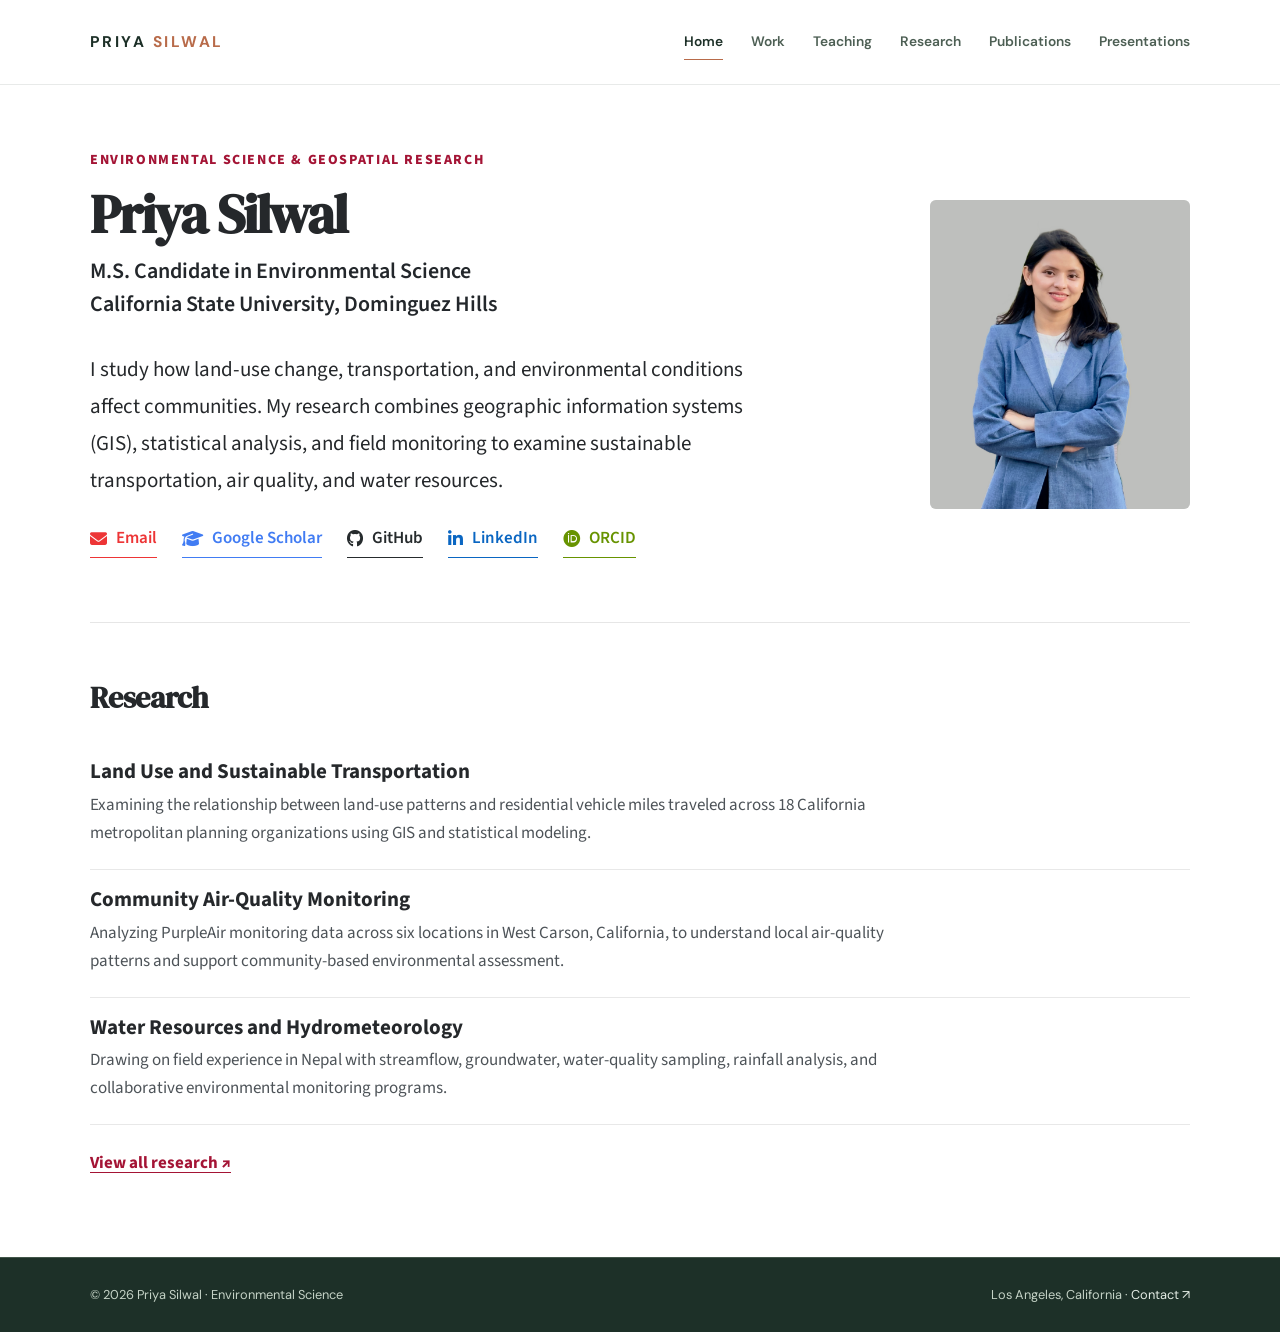
<file: index.html>
<!DOCTYPE html>
<html lang="en">
<head>
  <meta charset="utf-8">
  <meta name="viewport" content="width=device-width, initial-scale=1">
  <meta name="theme-color" content="#ffffff">
  <meta name="description" content="Priya Silwal — environmental science researcher focused on land use, sustainable transportation, air quality, and water resources.">
  <title>Priya Silwal | Environmental Science</title>

  <!-- Keep using the existing GitHub Pages stylesheet and assets. -->
  <link rel="icon" href="assets/favicon.svg" type="image/svg+xml">
  <link rel="stylesheet" href="styles.css">
  <link rel="preconnect" href="https://fonts.googleapis.com">
  <link rel="preconnect" href="https://fonts.gstatic.com" crossorigin>
  <link href="https://fonts.googleapis.com/css2?family=Source+Sans+3:wght@400;500;600;700;800&display=swap" rel="stylesheet">
  <link rel="stylesheet" href="https://cdnjs.cloudflare.com/ajax/libs/font-awesome/6.7.2/css/all.min.css">

  <!-- Only the homepage's introduction and research preview are restyled. -->
  <!-- The other pages (work.html, research.html, etc.) are unchanged. -->
  <style>
    body.home-page {
      background: #ffffff;
      color: #25282b;
    }

    .home-page .site-header {
      background: #ffffff;
    }

    .home-page .site-header .wrap,
    .home-page .home-main .wrap,
    .home-page .site-footer .wrap {
      width: min(calc(100% - 48px), 1100px);
      max-width: 1100px;
      margin-left: auto;
      margin-right: auto;
    }

    .home-page .home-main {
      font-family: "Source Sans 3", Arial, sans-serif;
    }

    /* INTRODUCTION — matches the simple two-column academic layout. */
    .home-page .profile-intro {
      padding-top: 66px;
      padding-bottom: 64px;
      border-bottom: 1px solid #e6e6e6;
    }

    .home-page .profile-intro__grid {
      display: grid;
      grid-template-columns: minmax(0, 1fr) 260px;
      gap: clamp(32px, 6vw, 76px);
      align-items: center;
    }

    .home-page .profile-intro__eyebrow {
      margin: 0 0 14px;
      color: #a41435;
      font-size: 14px;
      font-weight: 800;
      letter-spacing: 0.115em;
      line-height: 1.4;
      text-transform: uppercase;
    }

    .home-page .profile-intro__name {
      margin: 0 0 12px;
      font-size: clamp(42px, 5vw, 54px);
      font-weight: 800;
      line-height: 1.08;
      letter-spacing: -0.035em;
      color: #25282b;
    }

    .home-page .profile-intro__role {
      margin: 0 0 30px;
      font-size: clamp(19px, 2.1vw, 22px);
      font-weight: 600;
      line-height: 1.5;
      color: #23272b;
    }

    .home-page .profile-intro__role a {
      color: inherit;
      text-decoration: none;
    }

    .home-page .profile-intro__role a:hover {
      text-decoration: underline;
      text-underline-offset: 4px;
    }

    .home-page .profile-intro__description {
      max-width: 670px;
      margin: 0 0 28px;
      font-size: clamp(18px, 1.8vw, 21px);
      font-weight: 400;
      line-height: 1.76;
      color: #25282b;
    }

    .home-page .profile-links {
      display: flex;
      gap: 16px 25px;
      flex-wrap: wrap;
      align-items: center;
    }

    .home-page .profile-links a,
    .home-page .profile-links .pending-link {
      display: inline-flex;
      gap: 9px;
      align-items: center;
      padding: 0 0 6px;
      background: none;
      border: 0;
      border-bottom: 1px solid currentColor;
      border-radius: 0;
      font-size: 17px;
      font-weight: 600;
      line-height: 1.4;
      text-decoration: none;
      box-shadow: none;
      transition: opacity 0.2s ease;
    }

    .home-page .profile-links a:hover {
      opacity: 0.65;
    }

    /* Link colors match the five academic/social icons in the reference. */
    .home-page .profile-links .email { color: #ed3536; }
    .home-page .profile-links .scholar { color: #417cf3; }
    .home-page .profile-links .github { color: #262b2d; }
    .home-page .profile-links .linkedin { color: #0a66c2; }
    .home-page .profile-links .orcid { color: #679300; }
    /* Unlinked placeholders are shown until exact personal URLs are supplied. */
    .home-page .profile-links .pending-link { cursor: help; }


    .home-page .profile-intro__photo {
      width: 260px;
      max-width: 100%;
      justify-self: end;
    }

    .home-page .profile-intro__photo img {
      display: block;
      width: 100%;
      height: 350px;
      object-fit: cover;
      object-position: center 25%;
      border-radius: 6px;
      background: #e9ecea;
    }

    /* Simple research preview below the introductory divider. */
    .home-page .home-research {
      padding: 56px 0 78px;
    }

    .home-page .home-research__heading {
      margin: 0 0 26px;
      font-size: 30px;
      line-height: 1.25;
      font-weight: 800;
      letter-spacing: -0.02em;
    }

    .home-page .home-research__item {
      padding: 18px 0 22px;
      border-bottom: 1px solid #e8e8e8;
    }

    .home-page .home-research__item h3 {
      margin: 0 0 7px;
      font-size: 21px;
      font-weight: 700;
      color: #25282b;
    }

    .home-page .home-research__item p {
      margin: 0;
      max-width: 850px;
      font-size: 17px;
      line-height: 1.65;
      color: #4d5358;
    }

    .home-page .home-research__more {
      display: inline-block;
      margin-top: 24px;
      font-size: 17px;
      color: #a41435;
      font-weight: 700;
      text-decoration: underline;
      text-underline-offset: 4px;
    }

    @media (max-width: 800px) {
      .home-page .profile-intro { padding: 42px 0 44px; }
      .home-page .profile-intro__grid {
        grid-template-columns: minmax(0, 1fr) 210px;
        gap: 28px;
      }
      .home-page .profile-intro__photo { width: 210px; }
      .home-page .profile-intro__photo img { height: 285px; }
    }

    @media (max-width: 620px) {
      .home-page .site-header .wrap,
      .home-page .home-main .wrap,
      .home-page .site-footer .wrap { width: min(calc(100% - 32px), 1100px); }
      .home-page .profile-intro__grid { grid-template-columns: 1fr; gap: 32px; }
      .home-page .profile-intro__photo { justify-self: start; width: 230px; }
      .home-page .profile-intro__photo img { height: 305px; }
      .home-page .profile-intro__role { margin-bottom: 22px; }
      .home-page .profile-intro__description { font-size: 18px; }
      .home-page .profile-links { gap: 12px 18px; }
      .home-page .profile-links a,
    .home-page .profile-links .pending-link { font-size: 16px; }
      .home-page .home-research { padding: 43px 0 56px; }
    }
  </style>
</head>

<body class="home-page">
  <a class="skip" href="#content">Skip to content</a>

  <!-- SITE NAVIGATION: Same destinations as your other pages. -->
  <header class="site-header">
    <div class="wrap nav-row">
      <a class="wordmark" href="index.html">Priya <span>Silwal</span></a>
      <button class="menu-toggle" type="button" aria-expanded="false" aria-controls="main-nav">Menu ☰</button>
      <nav class="nav-links" id="main-nav" aria-label="Main navigation">
        <a href="index.html" aria-current="page">Home</a>
        <a href="work.html">Work</a>
        <a href="teaching.html">Teaching</a>
        <a href="research.html">Research</a>
        <a href="publications.html">Publications</a>
        <a href="presentations.html">Presentations</a>
      </nav>
    </div>
  </header>

  <main id="content" class="home-main">

    <!-- SECTION 1: INTRODUCTION AND HEADSHOT -->
    <section class="wrap profile-intro" aria-labelledby="profile-name">
      <div class="profile-intro__grid">

        <div class="profile-intro__text">
          <p class="profile-intro__eyebrow">Environmental Science &amp; Geospatial Research</p>
          <h1 class="profile-intro__name" id="profile-name">Priya Silwal</h1>
          <p class="profile-intro__role">
            M.S. Candidate in Environmental Science<br>
            <a href="https://www.csudh.edu/" target="_blank" rel="noopener noreferrer">
              California State University, Dominguez Hills
            </a>
          </p>

          <p class="profile-intro__description">
            I study how land-use change, transportation, and environmental conditions affect communities.
            My research combines geographic information systems (GIS), statistical analysis, and field
            monitoring to examine sustainable transportation, air quality, and water resources.
          </p>

          <!--
            PROFESSIONAL LINKS
            Email, Google Scholar, and GitHub have known destinations.
            Replace LinkedIn/ORCID placeholders with <a> elements once you
            have Priya's own profile URLs. Do not copy another person's ID.
          -->
          <div class="profile-links" aria-label="Professional profiles">

            <a class="email" href="mailto:psilwal1@toromail.csudh.edu">
              <i class="fa-solid fa-envelope" aria-hidden="true"></i>
              <span>Email</span>
            </a>

            <a class="scholar"
               href="https://scholar.google.com/citations?user=n-NvB8IAAAAJ"
               target="_blank" rel="noopener noreferrer">
              <i class="fa-solid fa-graduation-cap" aria-hidden="true"></i>
              <span>Google Scholar</span>
            </a>

            <a class="github" href="https://github.com/priyasilwal"
               target="_blank" rel="noopener noreferrer">
              <i class="fa-brands fa-github" aria-hidden="true"></i>
              <span>GitHub</span>
            </a>

            <!-- TODO: Replace this span with a real LinkedIn profile link:
            <a class="linkedin" href="PASTE_PRIYA_LINKEDIN_URL_HERE" target="_blank" rel="noopener noreferrer">
              <i class="fa-brands fa-linkedin-in" aria-hidden="true"></i><span>LinkedIn</span>
            </a>
            -->
            <span class="linkedin pending-link"
                  title="LinkedIn: add Priya's profile URL to activate this link">
              <i class="fa-brands fa-linkedin-in" aria-hidden="true"></i>
              <span>LinkedIn</span>
            </span>

            <!-- TODO: Replace this span with a real ORCID profile link:
            <a class="orcid" href="https://orcid.org/0000-0000-0000-0000" target="_blank" rel="noopener noreferrer">
              <i class="fa-brands fa-orcid" aria-hidden="true"></i><span>ORCID</span>
            </a>
            (The 0000... URL above is an example, NOT Priya's identifier.)
            -->
            <span class="orcid pending-link"
                  title="ORCID: add Priya's ORCID iD to activate this link">
              <i class="fa-brands fa-orcid" aria-hidden="true"></i>
              <span>ORCID</span>
            </span>

          </div>
        </div>

       
<!-- PROFILE HEADSHOT -->

<div class="profile-intro__photo">
    <img
        src="/images/priya_headshot.png?v=2"
        alt="Portrait of Priya Silwal"
        width="260"
        height="350"
        style="display: block; width: 260px; height: auto;"
    >
</div>


      </div>
    </section>

    <!-- SECTION 2: SHORT RESEARCH PREVIEW -->
    <section class="wrap home-research" aria-labelledby="research-heading">
      <h2 class="home-research__heading" id="research-heading">Research</h2>

      <article class="home-research__item">
        <h3>Land Use and Sustainable Transportation</h3>
        <p>Examining the relationship between land-use patterns and residential vehicle miles traveled across 18 California metropolitan planning organizations using GIS and statistical modeling.</p>
      </article>

      <article class="home-research__item">
        <h3>Community Air-Quality Monitoring</h3>
        <p>Analyzing PurpleAir monitoring data across six locations in West Carson, California, to understand local air-quality patterns and support community-based environmental assessment.</p>
      </article>

      <article class="home-research__item">
        <h3>Water Resources and Hydrometeorology</h3>
        <p>Drawing on field experience in Nepal with streamflow, groundwater, water-quality sampling, rainfall analysis, and collaborative environmental monitoring programs.</p>
      </article>

      <a class="home-research__more" href="research.html">View all research ↗</a>
    </section>
  </main>

  <!-- Keep the footer consistent with the other pages. -->
  <footer class="site-footer">
    <div class="wrap footer-row">
      <span>© <span data-year>2026</span> Priya Silwal · Environmental Science</span>
      <span>Los Angeles, California · <a href="mailto:psilwal1@toromail.csudh.edu">Contact ↗</a></span>
    </div>
  </footer>

  <!-- Keeps mobile navigation and dynamic copyright year working. -->
  <script src="script.js" defer></script>
</body>
</html>
</file>
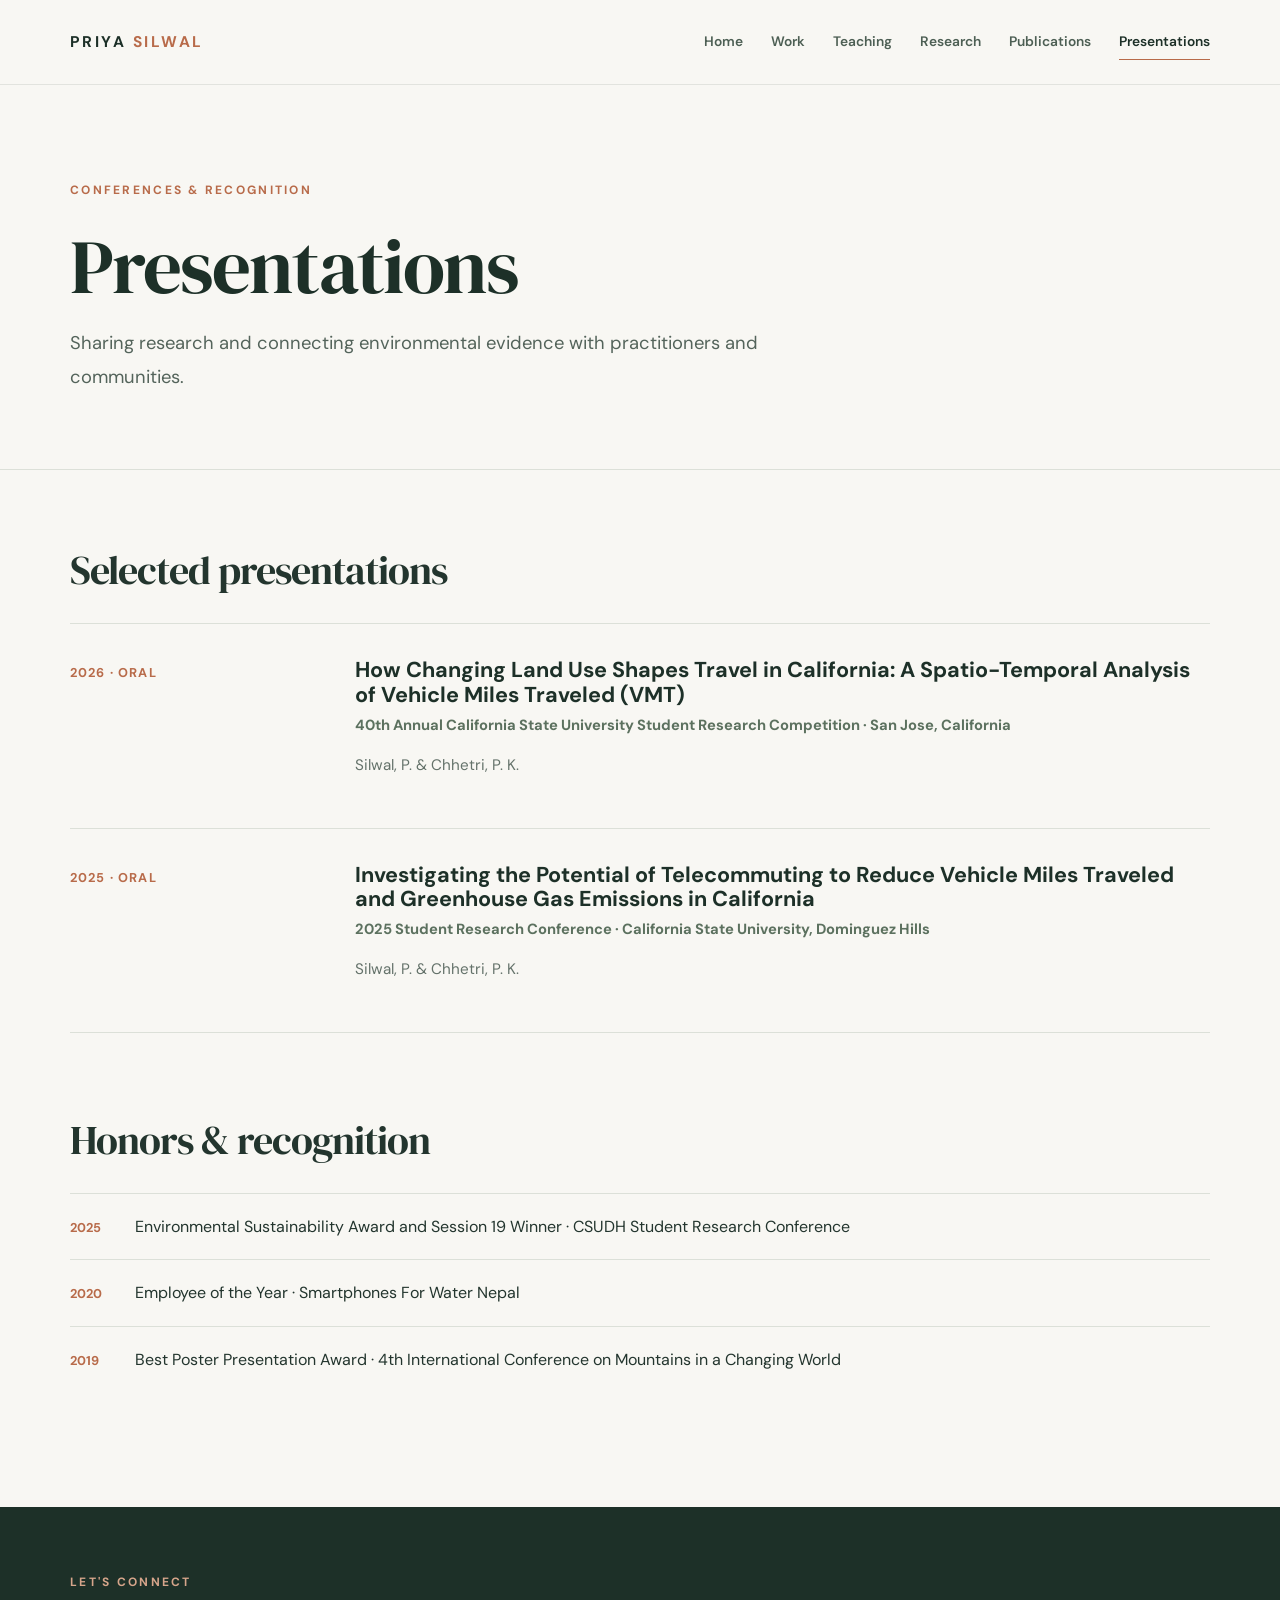
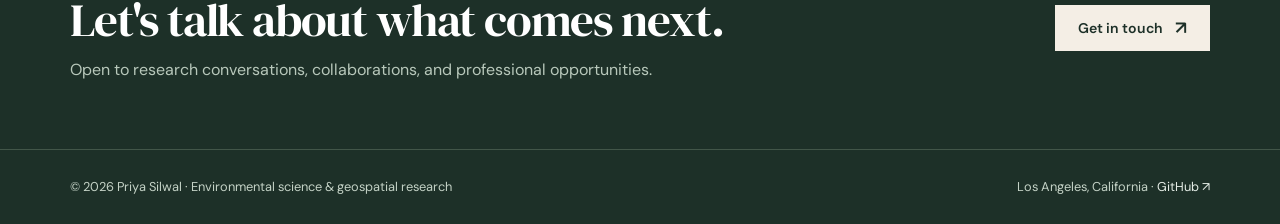
<file: presentations.html>
<!doctype html><html lang="en"><head><meta charset="utf-8"><meta name="viewport" content="width=device-width,initial-scale=1"><meta name="theme-color" content="#f8f7f3"><meta name="description" content="Conference presentations and honors of environmental researcher Priya Silwal."><title>Presentations | Priya Silwal</title><link rel="icon" href="assets/favicon.svg" type="image/svg+xml"><link rel="stylesheet" href="styles.css"></head><body><a class="skip" href="#content">Skip to content</a><header class="site-header"><div class="wrap nav-row"><a class="wordmark" href="index.html">Priya <span>Silwal</span></a><button class="menu-toggle" type="button" aria-expanded="false" aria-controls="main-nav">Menu ☰</button><nav class="nav-links" id="main-nav" aria-label="Main navigation"><a href="index.html">Home</a>
<a href="work.html">Work</a>
<a href="teaching.html">Teaching</a>
<a href="research.html">Research</a>
<a href="publications.html">Publications</a>
<a href="presentations.html" aria-current="page">Presentations</a></nav></div></header><main id="content"><section class="page-head"><div class="wrap"><p class="eyebrow">CONFERENCES & RECOGNITION</p><h1>Presentations</h1><p class="lead">Sharing research and connecting environmental evidence with practitioners and communities.</p></div></section><div class="wrap page-body"><section class="page-section"><h2>Selected presentations</h2><div class="entry"><div class="period">2026 · Oral</div><div><h3>How Changing Land Use Shapes Travel in California: A Spatio-Temporal Analysis of Vehicle Miles Traveled (VMT)</h3><p class="org">40th Annual California State University Student Research Competition · San Jose, California</p><p>Silwal, P. &amp; Chhetri, P. K.</p></div></div><div class="entry"><div class="period">2025 · Oral</div><div><h3>Investigating the Potential of Telecommuting to Reduce Vehicle Miles Traveled and Greenhouse Gas Emissions in California</h3><p class="org">2025 Student Research Conference · California State University, Dominguez Hills</p><p>Silwal, P. &amp; Chhetri, P. K.</p></div></div></section><section class="page-section"><h2>Honors & recognition</h2><ul class="awards-list"><li><span class="award-year">2025</span> Environmental Sustainability Award and Session 19 Winner · CSUDH Student Research Conference</li><li><span class="award-year">2020</span> Employee of the Year · Smartphones For Water Nepal</li><li><span class="award-year">2019</span> Best Poster Presentation Award · 4th International Conference on Mountains in a Changing World</li></ul></section></div></main><section class="contact-banner" id="contact"><div class="wrap contact-inner"><div><p class="eyebrow" style="color:#d6a58b">LET'S CONNECT</p><h2>Let's talk about what comes next.</h2><p>Open to research conversations, collaborations, and professional opportunities.</p></div><a class="button" href="mailto:psilwal1@toromail.csudh.edu">Get in touch <span class="arrow">↗</span></a></div></section><footer class="site-footer"><div class="wrap footer-row"><span>© <span data-year>2026</span> Priya Silwal · Environmental science & geospatial research</span><span>Los Angeles, California · <a href="https://github.com/priyasilwal" target="_blank" rel="noopener noreferrer">GitHub ↗</a></span></div></footer><script src="script.js" defer></script></body></html>
</file>
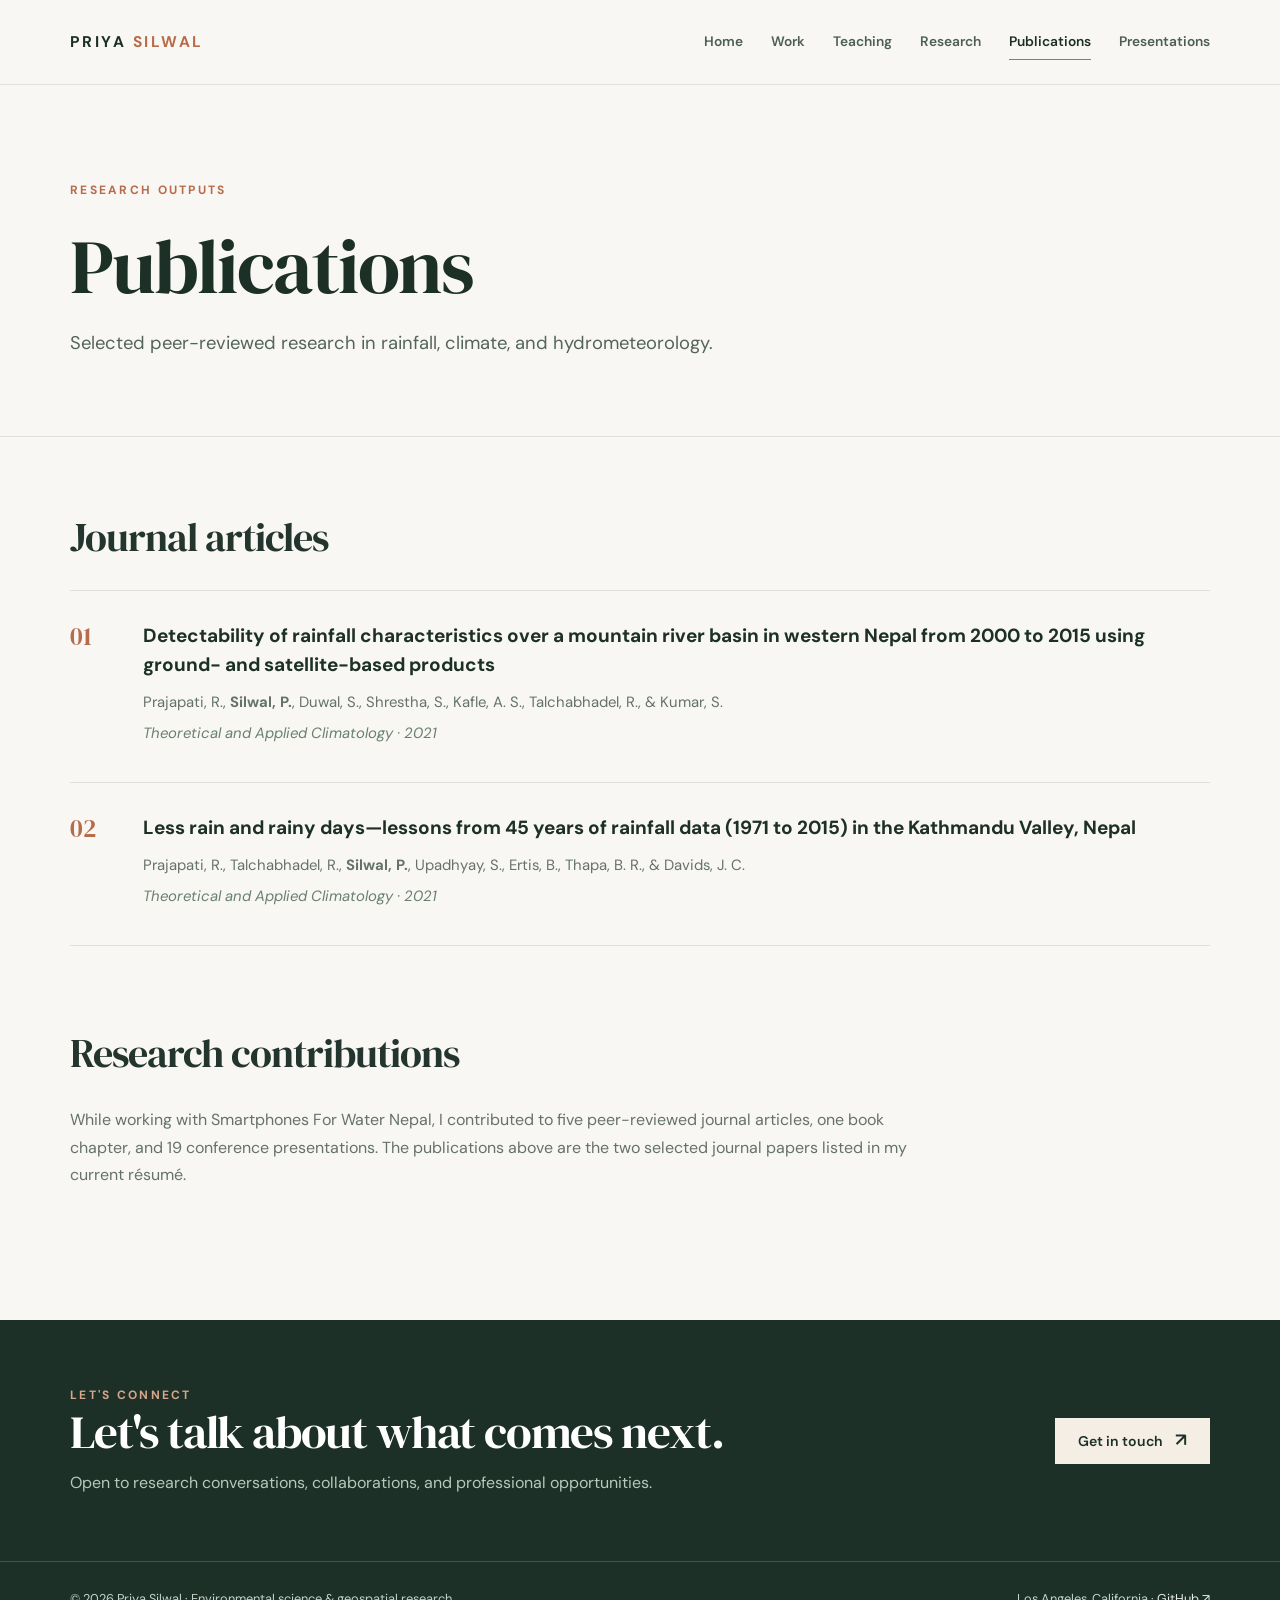
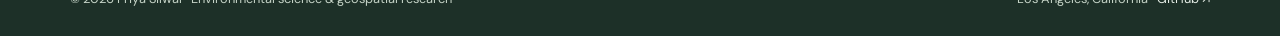
<file: publications.html>
<!doctype html><html lang="en"><head><meta charset="utf-8"><meta name="viewport" content="width=device-width,initial-scale=1"><meta name="theme-color" content="#f8f7f3"><meta name="description" content="Selected journal publications by Priya Silwal on rainfall and hydrometeorology."><title>Publications | Priya Silwal</title><link rel="icon" href="assets/favicon.svg" type="image/svg+xml"><link rel="stylesheet" href="styles.css"></head><body><a class="skip" href="#content">Skip to content</a><header class="site-header"><div class="wrap nav-row"><a class="wordmark" href="index.html">Priya <span>Silwal</span></a><button class="menu-toggle" type="button" aria-expanded="false" aria-controls="main-nav">Menu ☰</button><nav class="nav-links" id="main-nav" aria-label="Main navigation"><a href="index.html">Home</a>
<a href="work.html">Work</a>
<a href="teaching.html">Teaching</a>
<a href="research.html">Research</a>
<a href="publications.html" aria-current="page">Publications</a>
<a href="presentations.html">Presentations</a></nav></div></header><main id="content"><section class="page-head"><div class="wrap"><p class="eyebrow">RESEARCH OUTPUTS</p><h1>Publications</h1><p class="lead">Selected peer-reviewed research in rainfall, climate, and hydrometeorology.</p></div></section><div class="wrap page-body"><section class="page-section"><h2>Journal articles</h2><div class="publication"><div class="pub-number">01</div><div><h3>Detectability of rainfall characteristics over a mountain river basin in western Nepal from 2000 to 2015 using ground- and satellite-based products</h3><p>Prajapati, R., <strong>Silwal, P.</strong>, Duwal, S., Shrestha, S., Kafle, A. S., Talchabhadel, R., &amp; Kumar, S.</p><p class="venue">Theoretical and Applied Climatology · 2021</p></div></div><div class="publication"><div class="pub-number">02</div><div><h3>Less rain and rainy days—lessons from 45 years of rainfall data (1971 to 2015) in the Kathmandu Valley, Nepal</h3><p>Prajapati, R., Talchabhadel, R., <strong>Silwal, P.</strong>, Upadhyay, S., Ertis, B., Thapa, B. R., &amp; Davids, J. C.</p><p class="venue">Theoretical and Applied Climatology · 2021</p></div></div></section><section class="page-section"><h2>Research contributions</h2><p class="narrow">While working with Smartphones For Water Nepal, I contributed to five peer-reviewed journal articles, one book chapter, and 19 conference presentations. The publications above are the two selected journal papers listed in my current résumé.</p></section></div></main><section class="contact-banner" id="contact"><div class="wrap contact-inner"><div><p class="eyebrow" style="color:#d6a58b">LET'S CONNECT</p><h2>Let's talk about what comes next.</h2><p>Open to research conversations, collaborations, and professional opportunities.</p></div><a class="button" href="mailto:psilwal1@toromail.csudh.edu">Get in touch <span class="arrow">↗</span></a></div></section><footer class="site-footer"><div class="wrap footer-row"><span>© <span data-year>2026</span> Priya Silwal · Environmental science & geospatial research</span><span>Los Angeles, California · <a href="https://github.com/priyasilwal" target="_blank" rel="noopener noreferrer">GitHub ↗</a></span></div></footer><script src="script.js" defer></script></body></html>
</file>
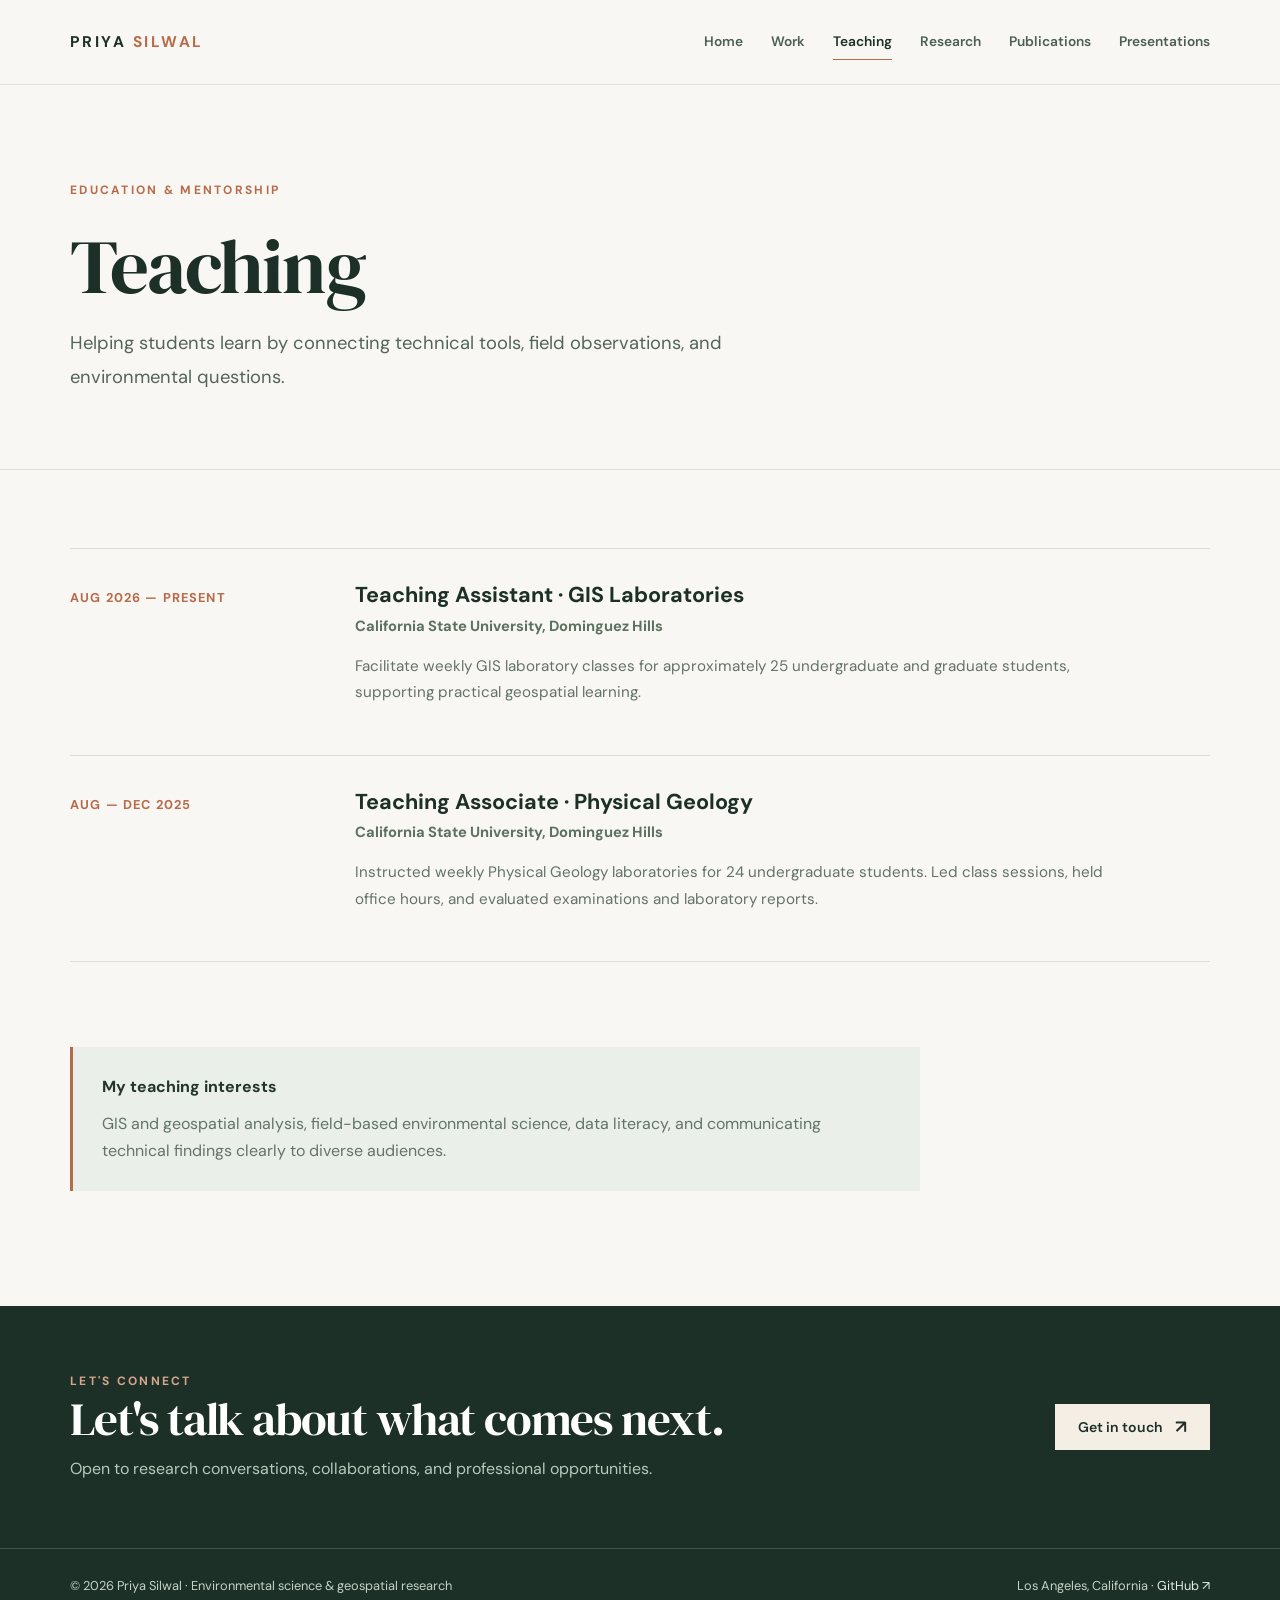
<file: teaching.html>
<!doctype html><html lang="en"><head><meta charset="utf-8"><meta name="viewport" content="width=device-width,initial-scale=1"><meta name="theme-color" content="#f8f7f3"><meta name="description" content="Teaching and instructional experience of Priya Silwal at California State University, Dominguez Hills."><title>Teaching | Priya Silwal</title><link rel="icon" href="assets/favicon.svg" type="image/svg+xml"><link rel="stylesheet" href="styles.css"></head><body><a class="skip" href="#content">Skip to content</a><header class="site-header"><div class="wrap nav-row"><a class="wordmark" href="index.html">Priya <span>Silwal</span></a><button class="menu-toggle" type="button" aria-expanded="false" aria-controls="main-nav">Menu ☰</button><nav class="nav-links" id="main-nav" aria-label="Main navigation"><a href="index.html">Home</a>
<a href="work.html">Work</a>
<a href="teaching.html" aria-current="page">Teaching</a>
<a href="research.html">Research</a>
<a href="publications.html">Publications</a>
<a href="presentations.html">Presentations</a></nav></div></header><main id="content"><section class="page-head"><div class="wrap"><p class="eyebrow">EDUCATION & MENTORSHIP</p><h1>Teaching</h1><p class="lead">Helping students learn by connecting technical tools, field observations, and environmental questions.</p></div></section><div class="wrap page-body"><section class="page-section"><div class="entry"><div class="period">Aug 2026 — Present</div><div><h3>Teaching Assistant · GIS Laboratories</h3><p class="org">California State University, Dominguez Hills</p><p>Facilitate weekly GIS laboratory classes for approximately 25 undergraduate and graduate students, supporting practical geospatial learning.</p></div></div><div class="entry"><div class="period">Aug — Dec 2025</div><div><h3>Teaching Associate · Physical Geology</h3><p class="org">California State University, Dominguez Hills</p><p>Instructed weekly Physical Geology laboratories for 24 undergraduate students. Led class sessions, held office hours, and evaluated examinations and laboratory reports.</p></div></div></section><section class="page-section"><div class="note"><strong>My teaching interests</strong><p style="margin:9px 0 0">GIS and geospatial analysis, field-based environmental science, data literacy, and communicating technical findings clearly to diverse audiences.</p></div></section></div></main><section class="contact-banner" id="contact"><div class="wrap contact-inner"><div><p class="eyebrow" style="color:#d6a58b">LET'S CONNECT</p><h2>Let's talk about what comes next.</h2><p>Open to research conversations, collaborations, and professional opportunities.</p></div><a class="button" href="mailto:psilwal1@toromail.csudh.edu">Get in touch <span class="arrow">↗</span></a></div></section><footer class="site-footer"><div class="wrap footer-row"><span>© <span data-year>2026</span> Priya Silwal · Environmental science & geospatial research</span><span>Los Angeles, California · <a href="https://github.com/priyasilwal" target="_blank" rel="noopener noreferrer">GitHub ↗</a></span></div></footer><script src="script.js" defer></script></body></html>
</file>
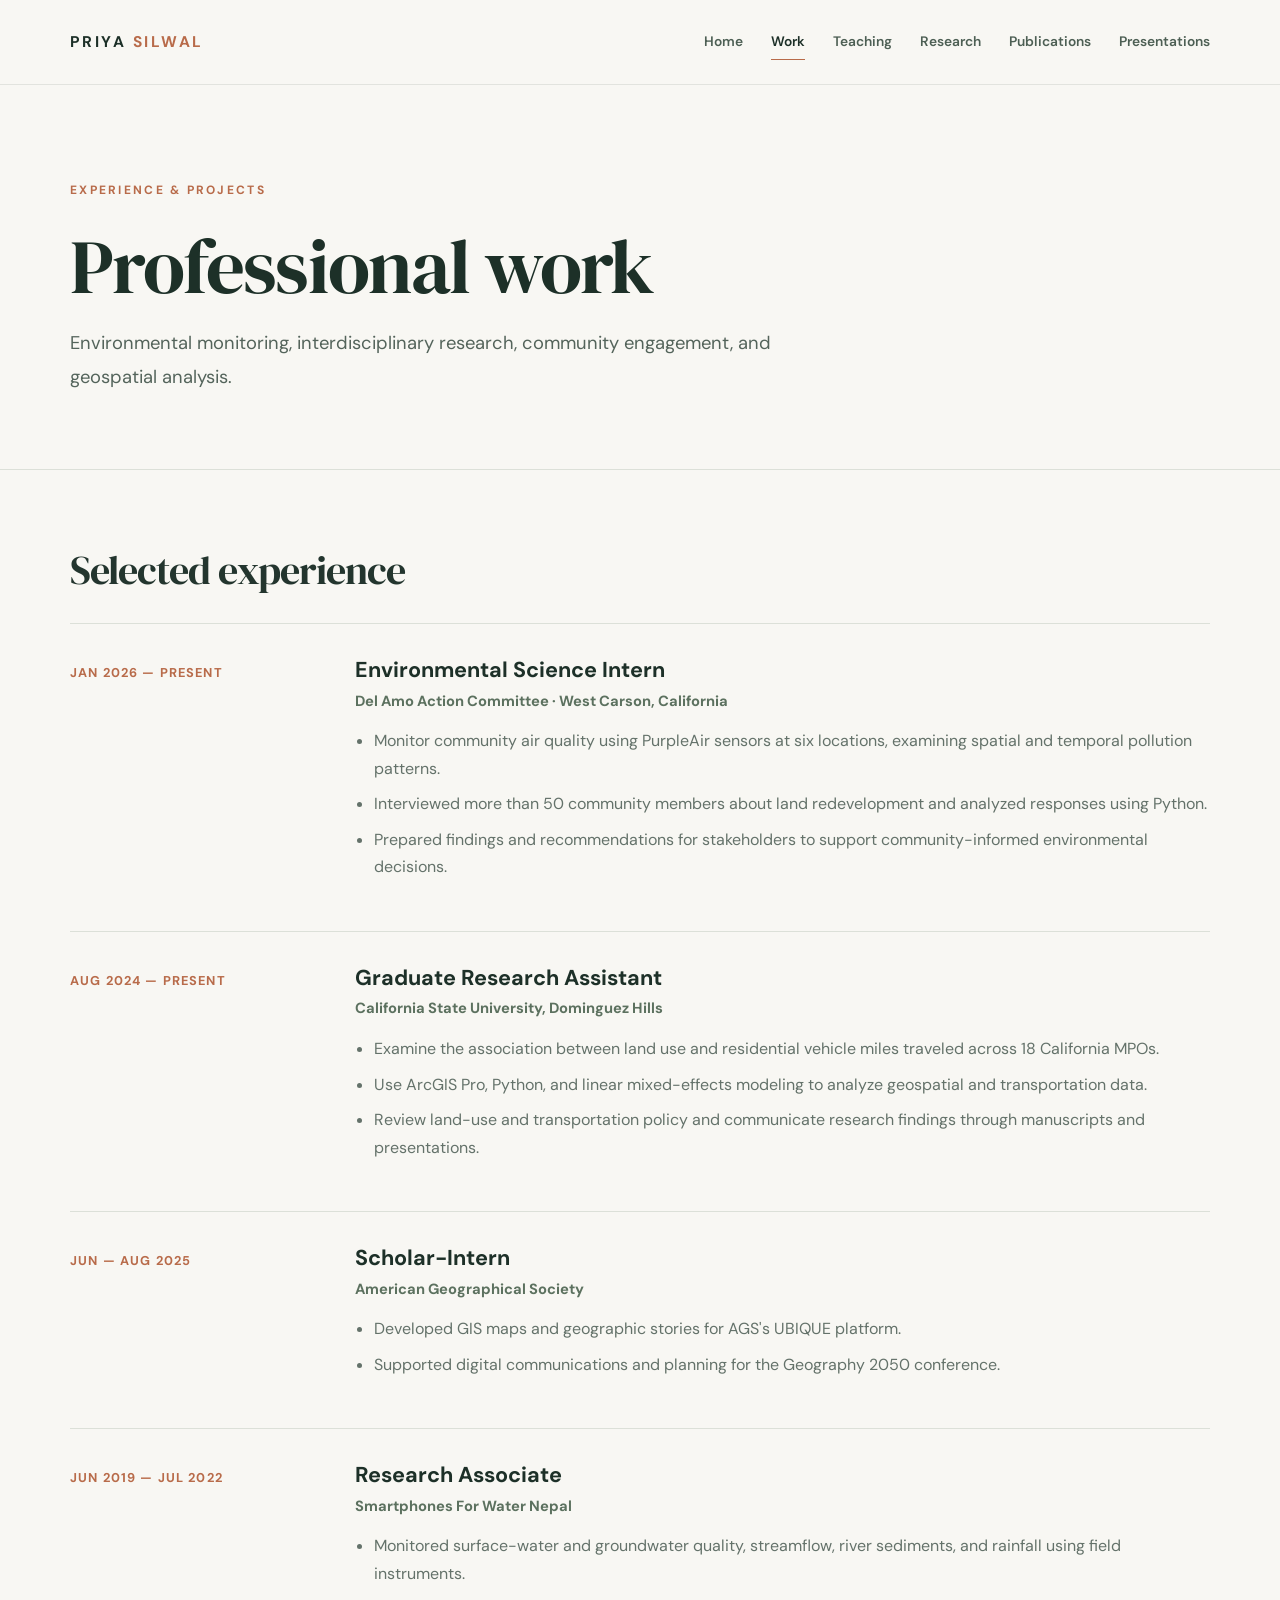
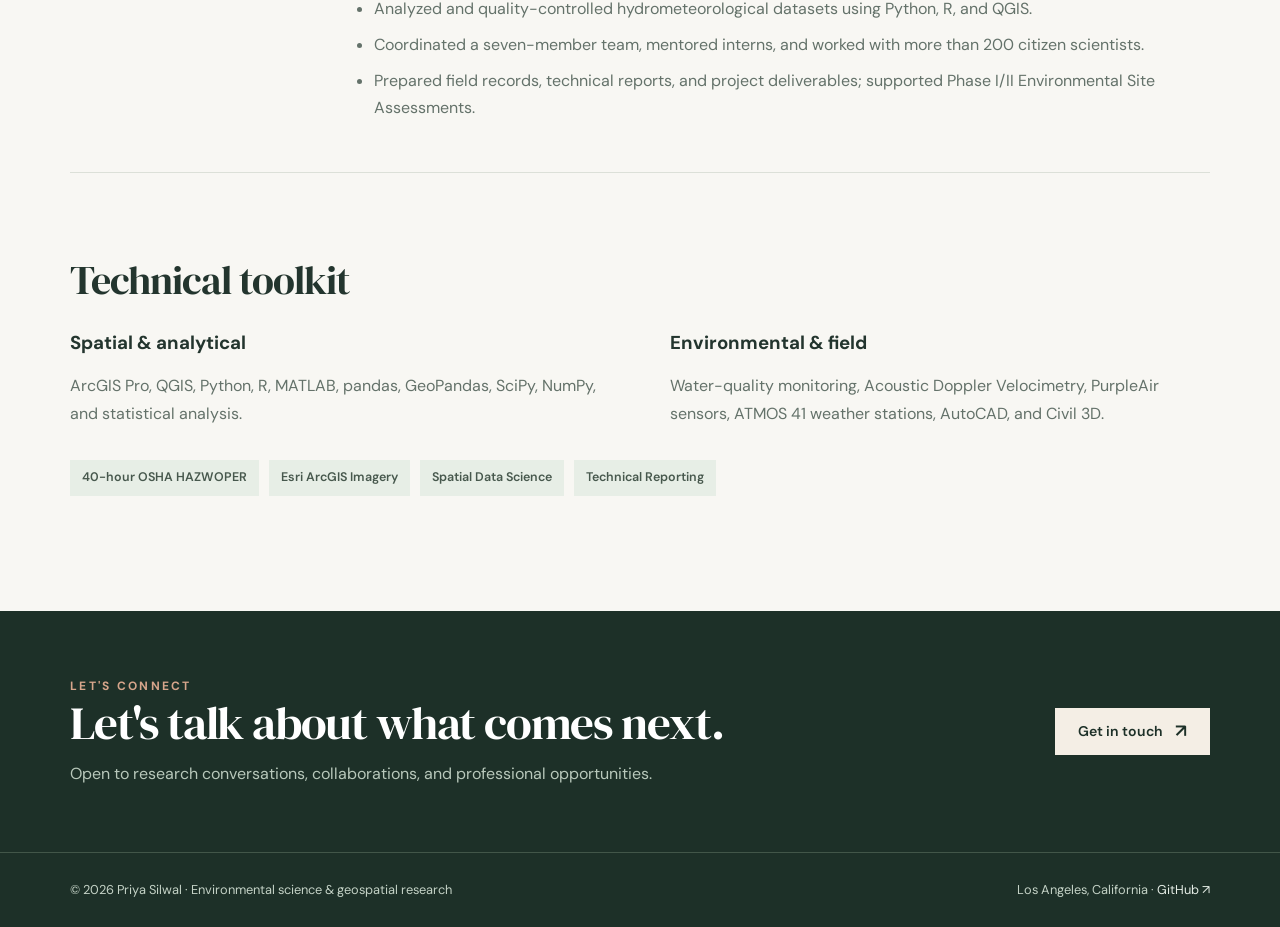
<file: work.html>
<!doctype html><html lang="en"><head><meta charset="utf-8"><meta name="viewport" content="width=device-width,initial-scale=1"><meta name="theme-color" content="#f8f7f3"><meta name="description" content="Professional experience of Priya Silwal across environmental monitoring, GIS and applied research."><title>Work | Priya Silwal</title><link rel="icon" href="assets/favicon.svg" type="image/svg+xml"><link rel="stylesheet" href="styles.css"></head><body><a class="skip" href="#content">Skip to content</a><header class="site-header"><div class="wrap nav-row"><a class="wordmark" href="index.html">Priya <span>Silwal</span></a><button class="menu-toggle" type="button" aria-expanded="false" aria-controls="main-nav">Menu ☰</button><nav class="nav-links" id="main-nav" aria-label="Main navigation"><a href="index.html">Home</a>
<a href="work.html" aria-current="page">Work</a>
<a href="teaching.html">Teaching</a>
<a href="research.html">Research</a>
<a href="publications.html">Publications</a>
<a href="presentations.html">Presentations</a></nav></div></header><main id="content"><section class="page-head"><div class="wrap"><p class="eyebrow">EXPERIENCE & PROJECTS</p><h1>Professional work</h1><p class="lead">Environmental monitoring, interdisciplinary research, community engagement, and geospatial analysis.</p></div></section><div class="wrap page-body"><section class="page-section"><h2>Selected experience</h2>
<div class="entry"><div class="period">Jan 2026 — Present</div><div><h3>Environmental Science Intern</h3><p class="org">Del Amo Action Committee · West Carson, California</p><ul><li>Monitor community air quality using PurpleAir sensors at six locations, examining spatial and temporal pollution patterns.</li><li>Interviewed more than 50 community members about land redevelopment and analyzed responses using Python.</li><li>Prepared findings and recommendations for stakeholders to support community-informed environmental decisions.</li></ul></div></div>
<div class="entry"><div class="period">Aug 2024 — Present</div><div><h3>Graduate Research Assistant</h3><p class="org">California State University, Dominguez Hills</p><ul><li>Examine the association between land use and residential vehicle miles traveled across 18 California MPOs.</li><li>Use ArcGIS Pro, Python, and linear mixed-effects modeling to analyze geospatial and transportation data.</li><li>Review land-use and transportation policy and communicate research findings through manuscripts and presentations.</li></ul></div></div>
<div class="entry"><div class="period">Jun — Aug 2025</div><div><h3>Scholar-Intern</h3><p class="org">American Geographical Society</p><ul><li>Developed GIS maps and geographic stories for AGS's UBIQUE platform.</li><li>Supported digital communications and planning for the Geography 2050 conference.</li></ul></div></div>
<div class="entry"><div class="period">Jun 2019 — Jul 2022</div><div><h3>Research Associate</h3><p class="org">Smartphones For Water Nepal</p><ul><li>Monitored surface-water and groundwater quality, streamflow, river sediments, and rainfall using field instruments.</li><li>Analyzed and quality-controlled hydrometeorological datasets using Python, R, and QGIS.</li><li>Coordinated a seven-member team, mentored interns, and worked with more than 200 citizen scientists.</li><li>Prepared field records, technical reports, and project deliverables; supported Phase I/II Environmental Site Assessments.</li></ul></div></div>
</section><section class="page-section"><h2>Technical toolkit</h2><div class="two-columns"><div><h3>Spatial & analytical</h3><p>ArcGIS Pro, QGIS, Python, R, MATLAB, pandas, GeoPandas, SciPy, NumPy, and statistical analysis.</p></div><div><h3>Environmental & field</h3><p>Water-quality monitoring, Acoustic Doppler Velocimetry, PurpleAir sensors, ATMOS 41 weather stations, AutoCAD, and Civil 3D.</p></div></div><div class="pill-list"><span class="pill">40-hour OSHA HAZWOPER</span><span class="pill">Esri ArcGIS Imagery</span><span class="pill">Spatial Data Science</span><span class="pill">Technical Reporting</span></div></section></div></main><section class="contact-banner" id="contact"><div class="wrap contact-inner"><div><p class="eyebrow" style="color:#d6a58b">LET'S CONNECT</p><h2>Let's talk about what comes next.</h2><p>Open to research conversations, collaborations, and professional opportunities.</p></div><a class="button" href="mailto:psilwal1@toromail.csudh.edu">Get in touch <span class="arrow">↗</span></a></div></section><footer class="site-footer"><div class="wrap footer-row"><span>© <span data-year>2026</span> Priya Silwal · Environmental science & geospatial research</span><span>Los Angeles, California · <a href="https://github.com/priyasilwal" target="_blank" rel="noopener noreferrer">GitHub ↗</a></span></div></footer><script src="script.js" defer></script></body></html>
</file>
<file: styles.css>
@import url('https://fonts.googleapis.com/css2?family=DM+Sans:wght@400;500;600;700&family=DM+Serif+Display:ital@0;1&display=swap');
:root { --bg:#f8f7f3;--paper:#fffefd;--ink:#23352e;--dark:#1d3028;--muted:#64726a;--line:#dce0d8;--accent:#b86b4a;--sage:#dfe8dc;--sage2:#eaf0e9;--sand:#eee8dc;--max:1140px; }
* {box-sizing:border-box}html {scroll-behavior:smooth}body {margin:0;background:var(--bg);color:var(--ink);font-family:'DM Sans',Arial,sans-serif;font-size:16px;line-height:1.72;-webkit-font-smoothing:antialiased}a {color:inherit;text-decoration:none}a:hover{color:var(--accent)} img{max-width:100%;display:block}h1,h2,h3,p{margin-top:0}h1,h2,h3{line-height:1.13} h1,h2,.serif{font-family:'DM Serif Display',Georgia,serif;font-weight:400;letter-spacing:-.025em}p{color:var(--muted)} button{font:inherit} :focus-visible{outline:3px solid var(--accent);outline-offset:5px} .wrap{width:min(calc(100% - 80px),var(--max));margin-inline:auto} .skip{position:absolute;transform:translateY(-160%);background:white;padding:10px;z-index:99}.skip:focus{transform:none}
.site-header{position:sticky;top:0;z-index:80;background:rgba(248,247,243,.96);backdrop-filter:blur(18px);border-bottom:1px solid rgba(35,53,46,.10)} .nav-row{min-height:84px;display:flex;align-items:center;justify-content:space-between;gap:24px} .wordmark{font-weight:700;text-transform:uppercase;letter-spacing:.16em;font-size:.97rem;color:var(--dark);white-space:nowrap}.wordmark span{color:var(--accent)} .nav-links{display:flex;align-items:center;gap:28px}.nav-links a{font-size:.86rem;color:#4d5f54;font-weight:600;white-space:nowrap;position:relative;padding:13px 0}.nav-links a:after{content:'';position:absolute;bottom:7px;left:0;right:100%;height:1px;background:var(--accent);transition:right .22s}.nav-links a:hover:after,.nav-links a[aria-current='page']:after{right:0}.nav-links a[aria-current='page']{color:var(--dark)}.menu-toggle{display:none;align-items:center;gap:8px;border:1px solid var(--line);padding:8px 13px;background:transparent;color:var(--dark);border-radius:4px;cursor:pointer}
.eyebrow{font-size:.75rem;text-transform:uppercase;letter-spacing:.19em;font-weight:700;color:var(--accent);margin-bottom:22px}.hero{display:grid;grid-template-columns:minmax(0,1.18fr) minmax(280px,.82fr);align-items:center;gap:100px;min-height:626px;padding-block:92px 100px}.hero h1{font-size:clamp(3.35rem,5.15vw,5.7rem);max-width:730px;color:var(--dark);margin-bottom:26px}.hero h1 em{font-style:italic;color:#54715c}.lead{font-size:1.15rem;line-height:1.82;max-width:605px;color:#54645b}.hero-text .lead{margin-bottom:32px}.btnrow{display:flex;flex-wrap:wrap;gap:13px;margin-top:25px}.button{display:inline-flex;gap:12px;align-items:center;justify-content:center;min-height:46px;padding:10px 22px;border:1px solid var(--dark);background:var(--dark);color:#fff;font-weight:600;font-size:.88rem;transition:all .2s}.button:hover{background:var(--accent);border-color:var(--accent);color:white;transform:translateY(-2px)}.button.secondary{background:transparent;color:var(--ink);border-color:#93a398}.button.secondary:hover{color:white;background:var(--dark);border-color:var(--dark)}.arrow{font-size:1.15rem;line-height:1}.hero-photo{position:relative;max-width:355px;justify-self:center;width:100%;padding:16px 17px 0 0}.hero-photo:before{content:'';position:absolute;inset:43px -18px -18px 45px;background:var(--sage);z-index:-1}.hero-photo img{width:100%;aspect-ratio:4/5;object-fit:cover;object-position:center 27%;filter:saturate(.94)}.photo-caption{padding-top:21px;display:flex;justify-content:space-between;align-items:center;gap:15px;color:#6c776e;font-size:.72rem;letter-spacing:.11em;text-transform:uppercase}.photo-caption span:first-child{color:var(--dark);font-weight:700}
.quickfacts{background:#e9eee7;border-block:1px solid #d9e2d6}.facts-grid{display:grid;grid-template-columns:repeat(3,1fr)}.fact{padding:28px 34px;border-right:1px solid #d3ddd1;display:flex;gap:17px;align-items:center}.fact:first-child{padding-left:0}.fact:last-child{border-right:none}.fact strong{font-family:'DM Serif Display',Georgia,serif;font-size:2.45rem;font-weight:400;line-height:1;color:var(--dark)}.fact span{font-size:.81rem;line-height:1.5;color:#526459;max-width:155px}
.section{padding-block:108px}.section.smaller{padding-block:76px}.section.alt{background:var(--paper)}.section-head{display:flex;justify-content:space-between;align-items:end;gap:25px;margin-bottom:48px}.section h2{font-size:clamp(2.55rem,4.2vw,4.2rem);color:var(--dark);margin-bottom:0}.section-sub{max-width:590px;font-size:1.04rem}.about-grid{display:grid;grid-template-columns:.7fr 1.3fr;gap:105px;align-items:start}.about-grid h2{max-width:360px}.about-grid p{font-size:1.08rem;line-height:1.9}.text-link{display:inline-flex;gap:11px;align-items:center;color:var(--dark);font-size:.88rem;font-weight:700;border-bottom:1px solid var(--accent);padding-bottom:5px;margin-top:10px}.text-link:hover{gap:15px}.project-grid{display:grid;grid-template-columns:repeat(3,minmax(0,1fr));gap:24px}.project{background:var(--paper);border:1px solid var(--line);transition:transform .2s,box-shadow .2s}.project:hover{transform:translateY(-5px);box-shadow:0 15px 40px rgba(30,54,42,.07)}.project-visual{height:220px;overflow:hidden;position:relative}.project-visual img{height:100%;width:100%;object-fit:cover}.project-info{padding:26px 26px 29px}.project-info h3{font-family:'DM Serif Display',Georgia,serif;font-size:1.62rem;font-weight:400;color:var(--dark);margin-bottom:12px}.project-info p{font-size:.9rem;min-height:94px;line-height:1.7}.tag{display:inline-block;color:#a2583f;font-size:.70rem;letter-spacing:.15em;text-transform:uppercase;font-weight:700;margin-bottom:12px}
.journey{display:grid;grid-template-columns:1fr 1fr;gap:70px}.journey-intro h2{margin-bottom:24px}.journey-intro p{max-width:450px;line-height:1.85}.timeline{position:relative;border-left:1px solid #b4c4b7;margin:8px 0 0 15px;padding-left:34px}.timeline-item{position:relative;padding-bottom:31px}.timeline-item:last-child{padding-bottom:0}.timeline-item:before{content:'';position:absolute;width:11px;height:11px;left:-40px;top:6px;border:2px solid var(--paper);border-radius:50%;background:var(--accent);box-shadow:0 0 0 1px var(--accent)}.timeline .date{font-size:.74rem;text-transform:uppercase;letter-spacing:.15em;color:var(--accent);font-weight:700;margin-bottom:5px}.timeline h3{font-size:1.05rem;color:var(--dark);font-weight:700;line-height:1.5;margin-bottom:3px}.timeline p{font-size:.88rem;line-height:1.6;margin:0}.contact-banner{background:var(--dark);color:white;padding:65px 0}.contact-inner{display:flex;align-items:center;justify-content:space-between;gap:40px}.contact-banner h2{color:white;font-size:clamp(2.25rem,3.7vw,3.8rem);margin-bottom:10px}.contact-banner p{color:#b8c8bb;margin:0}.contact-banner .button{background:#f4eee5;color:var(--dark);border-color:#f4eee5}.contact-banner .button:hover{background:#d8e6d7}.site-footer{background:var(--dark);border-top:1px solid #425649;color:#c4d2c6;padding:26px 0}.footer-row{display:flex;justify-content:space-between;align-items:center;gap:12px;font-size:.8rem}.footer-row a{color:#e5ede6}
.page-head{padding:95px 0 75px;border-bottom:1px solid var(--line)}.page-head h1{font-size:clamp(3.8rem,6vw,6rem);color:var(--dark);margin:0 0 18px}.page-head .lead{max-width:760px;margin:0}.page-body{padding:78px 0 115px}.page-section{margin-bottom:85px}.page-section:last-child{margin-bottom:0}.page-section h2{font-size:clamp(2.2rem,3.1vw,3rem);margin-bottom:30px}.entry{display:grid;grid-template-columns:230px 1fr;gap:55px;padding:34px 0;border-top:1px solid var(--line)}.entry:last-child{border-bottom:1px solid var(--line)}.entry .period{font-size:.80rem;letter-spacing:.09em;color:var(--accent);font-weight:700;text-transform:uppercase;padding-top:4px}.entry h3{font-size:1.35rem;color:var(--dark);font-weight:700;margin-bottom:6px}.entry .org{font-size:.92rem;color:#5c715f;font-weight:700;margin-bottom:13px}.entry p{font-size:.95rem;max-width:760px;line-height:1.75}.entry ul,.publication ul{color:var(--muted);padding-left:19px;margin:8px 0}.entry li{padding-bottom:8px}.note{background:var(--sage2);padding:26px 29px;border-left:3px solid var(--accent);max-width:850px;color:var(--ink)}.two-columns{display:grid;grid-template-columns:1fr 1fr;gap:60px}.pill-list{display:flex;gap:10px;flex-wrap:wrap;margin-top:17px}.pill{display:inline-block;font-size:.78rem;font-weight:600;color:#47584d;background:#e7eee6;padding:7px 12px}.research-feature{display:grid;grid-template-columns:1fr .75fr;align-items:center;gap:60px;margin:10px 0 75px}.research-feature h2{margin-bottom:20px}.research-feature p{font-size:1.02rem}.research-feature img{width:100%;height:330px;object-fit:cover}.research-block{border-top:1px solid var(--line);padding:35px 0;display:grid;grid-template-columns:1fr 2fr;gap:55px}.research-block h3{font-size:1.3rem;color:var(--dark);margin-bottom:10px}.research-block p{margin-bottom:0}.publication{display:grid;grid-template-columns:55px 1fr;gap:18px;border-top:1px solid var(--line);padding:30px 0}.publication:last-child{border-bottom:1px solid var(--line)}.pub-number{font-family:'DM Serif Display',Georgia,serif;color:var(--accent);font-size:1.55rem;line-height:1.25}.publication h3{font-size:1.19rem;line-height:1.55;color:var(--dark);font-weight:700;margin-bottom:10px}.publication p{margin-bottom:6px;font-size:.93rem;line-height:1.7}.publication .venue{font-style:italic;color:#698070}.meta-line{display:flex;flex-wrap:wrap;gap:12px;color:#6a8072;font-size:.84rem;letter-spacing:.025em}.awards-list{list-style:none;margin:0;padding:0}.awards-list li{border-top:1px solid var(--line);padding:19px 0;color:var(--ink)}.award-year{display:inline-block;font-size:.8rem;font-weight:700;color:var(--accent);margin-right:16px;min-width:45px}.education-list .entry{grid-template-columns:160px 1fr}.narrow{max-width:850px}.small-muted{font-size:.85rem;color:#7a897e}.contact-section a{color:var(--accent);text-decoration:underline;text-underline-offset:4px}
@media(max-width:1000px){.nav-links{gap:15px}.nav-links a{font-size:.79rem}.hero{gap:50px}.project-visual{height:175px}.project-info{padding:22px}.project-info p{min-height:0}}@media(max-width:760px){.wrap{width:min(calc(100% - 36px),var(--max))}.nav-row{min-height:72px}.menu-toggle{display:flex}.nav-links{display:none;position:absolute;top:72px;left:0;right:0;background:var(--bg);border-bottom:1px solid var(--line);padding:14px 19px 20px;box-shadow:0 20px 24px rgba(20,40,20,.06)}.nav-links.open{display:flex;flex-direction:column;align-items:stretch;gap:0}.nav-links a{display:block;padding:11px 5px;font-size:.97rem}.nav-links a:after{bottom:6px}.hero{grid-template-columns:1fr;gap:44px;padding:65px 0 80px;min-height:auto}.hero h1{font-size:clamp(3.35rem,12vw,4.75rem)}.hero-photo{width:min(100%,290px);justify-self:start;margin-left:9px}.lead{font-size:1.03rem}.facts-grid{grid-template-columns:1fr}.fact{padding:17px 0;border-right:0;border-bottom:1px solid #d3ddd1}.fact:last-child{border-bottom:none}.fact strong{font-size:2rem;min-width:48px}.section{padding-block:73px}.section.smaller{padding-block:55px}.section-head{display:block;margin-bottom:30px}.section-sub{margin-top:10px}.about-grid,.journey,.research-feature,.research-block,.two-columns{grid-template-columns:1fr;gap:25px}.project-grid{grid-template-columns:1fr;gap:20px}.project-visual{height:225px}.journey{gap:45px}.contact-inner{align-items:start;flex-direction:column;gap:23px}.page-head{padding:62px 0 50px}.page-head h1{font-size:3.7rem}.page-body{padding:50px 0 80px}.page-section{margin-bottom:60px}.entry,.education-list .entry{grid-template-columns:1fr;gap:8px;padding:27px 0}.publication{grid-template-columns:35px 1fr;gap:9px}.research-feature img{height:240px}.footer-row{align-items:start;flex-direction:column}.photo-caption{font-size:.67rem}}@media(prefers-reduced-motion:reduce){*{scroll-behavior:auto!important;transition:none!important}}
</file>
